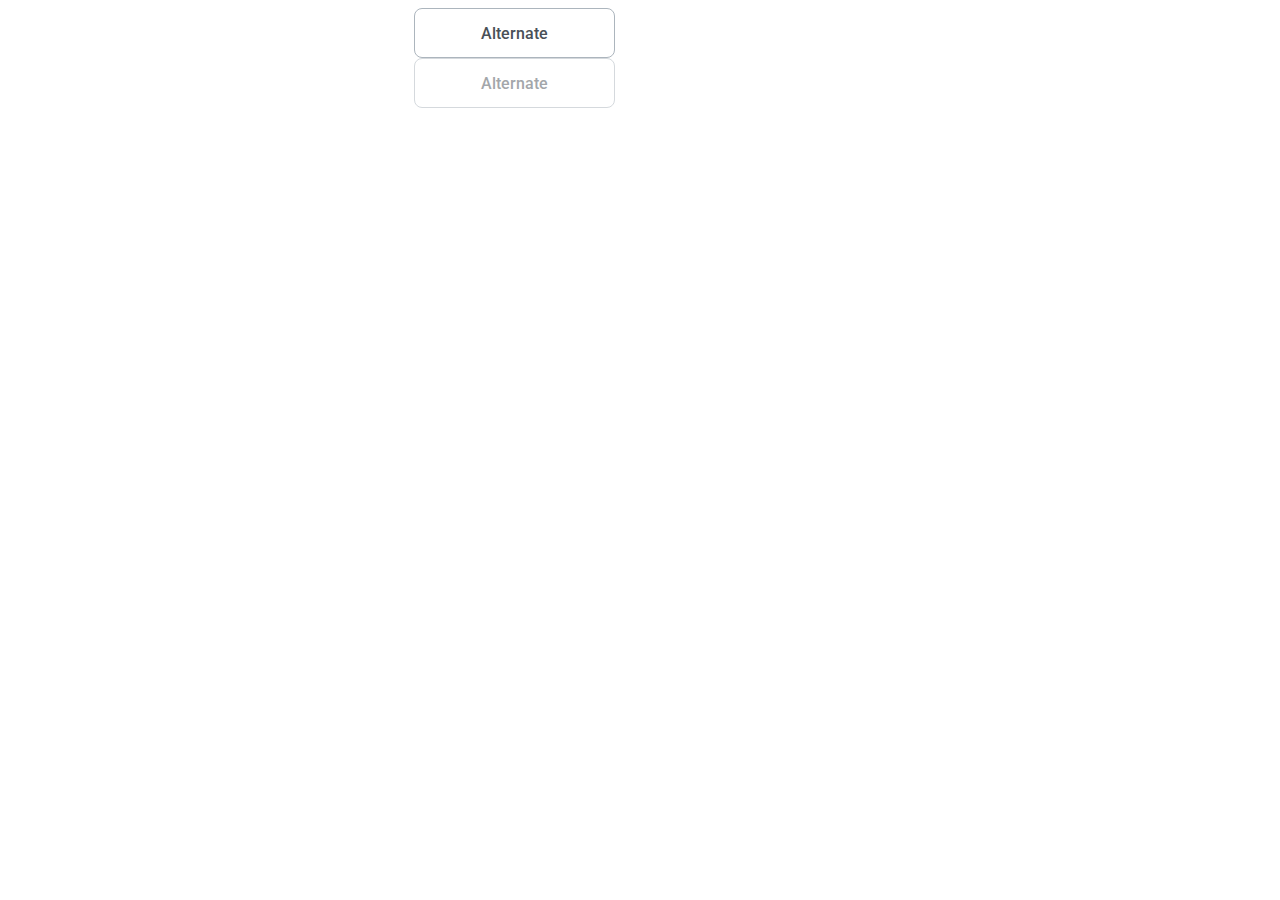
<file: 03-lection1/01-button/index.html>
<!DOCTYPE html>
<!-- Страница с кнопкой -->
<html lang="ru">
    <head>
        <title>1. Button</title>
        <link rel="stylesheet" href="../../assets/css/main.css">
        <link rel="stylesheet" href="./button.css">
    </head>
    <body>
        <main>
            <section>
                <button class="btn btn_primary">Primary</button>
                <button class="btn btn_secondary">Secondary</button>
                <button class="btn btn_alternate">Alternate</button>
            </section>
            <section>
                <button class="btn btn_primary" disabled>Primary</button>
                <button class="btn btn_secondary" disabled>Secondary</button>
                <button class="btn btn_alternate" disabled>Alternate</button>
            </section>
        </main>
    </body>
</html>
</file>
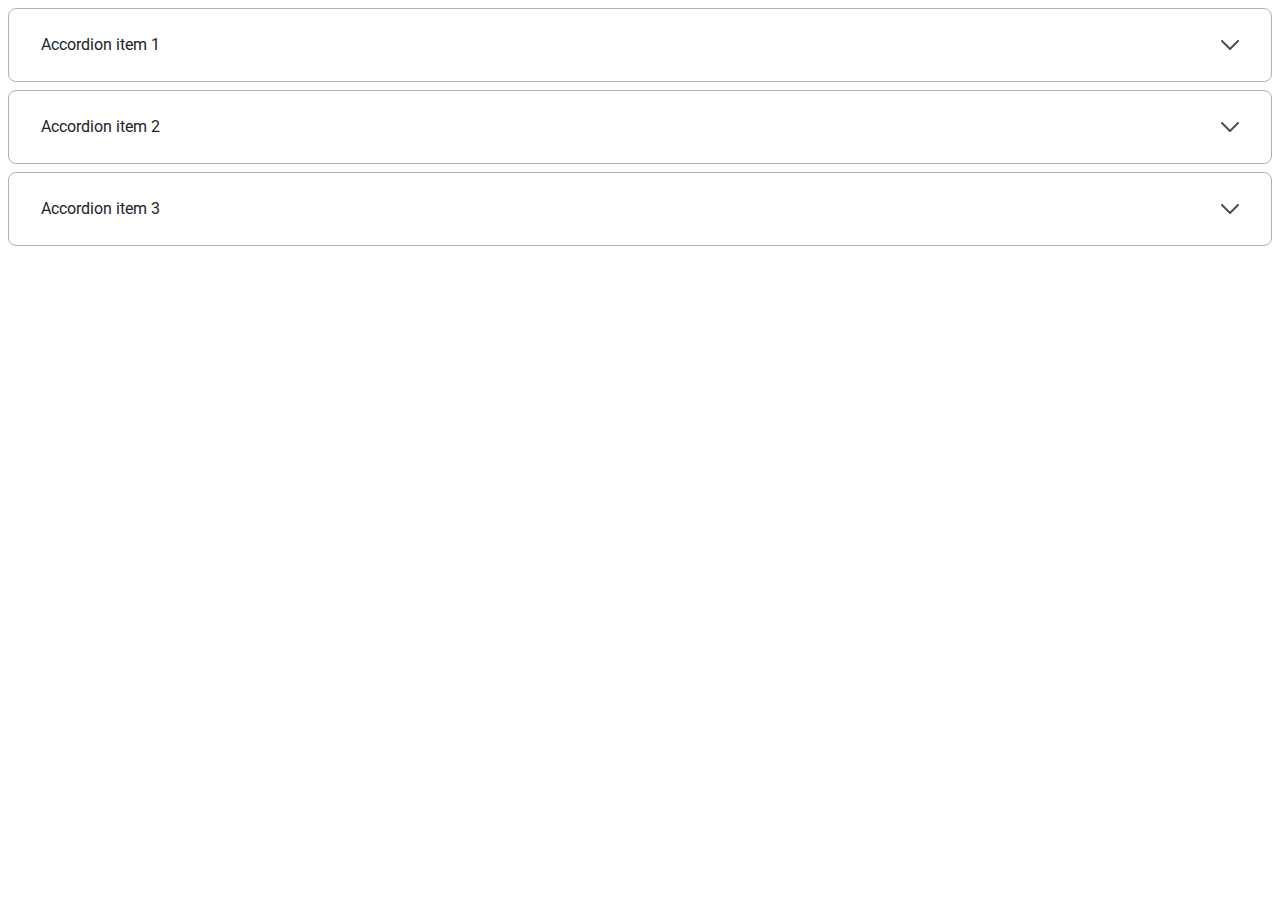
<file: 03-lection1/02-accordion/index.html>
<!DOCTYPE html>
<!-- Страница с аккордеоном -->
<html lang="ru">
    <head>
        <title>2. Accordion</title>
        <link rel="stylesheet" href="../../assets/css/main.css">
        <link rel="stylesheet" href="./accordion.css">
    </head>
    <body>
        <details class="accordion__item">
            <summary class="accordion__header">
                <span class="accordion__title">Accordion item 1</span>
                <span class="accordion__icon"></span>
            </summary>
            <div class="accordion__content">
                Amet minim mollit non deserunt ullamco est sit aliqua dolor do amet sint. Velit officia consequat duis enim velit mollit. Exercitation veniam consequat sunt nostrud amet.
            </div>
        </details>
        <details class="accordion__item">
            <summary class="accordion__header">
                <span class="accordion__title">Accordion item 2</span>
                <span class="accordion__icon"></span>
            </summary>
            <div class="accordion__content">
                Amet minim mollit non deserunt ullamco est sit aliqua dolor do amet sint. Velit officia consequat duis enim velit mollit. Exercitation veniam consequat sunt nostrud amet.
            </div>
        </details>
        <details class="accordion__item">
            <summary class="accordion__header">
                <span class="accordion__title">Accordion item 3</span>
                <span class="accordion__icon"></span>
            </summary>
            <div class="accordion__content">
                Amet minim mollit non deserunt ullamco est sit aliqua dolor do amet sint. Velit officia consequat duis enim velit mollit. Exercitation veniam consequat sunt nostrud amet.
            </div>
        </details>
    </body>
</html>
</file>
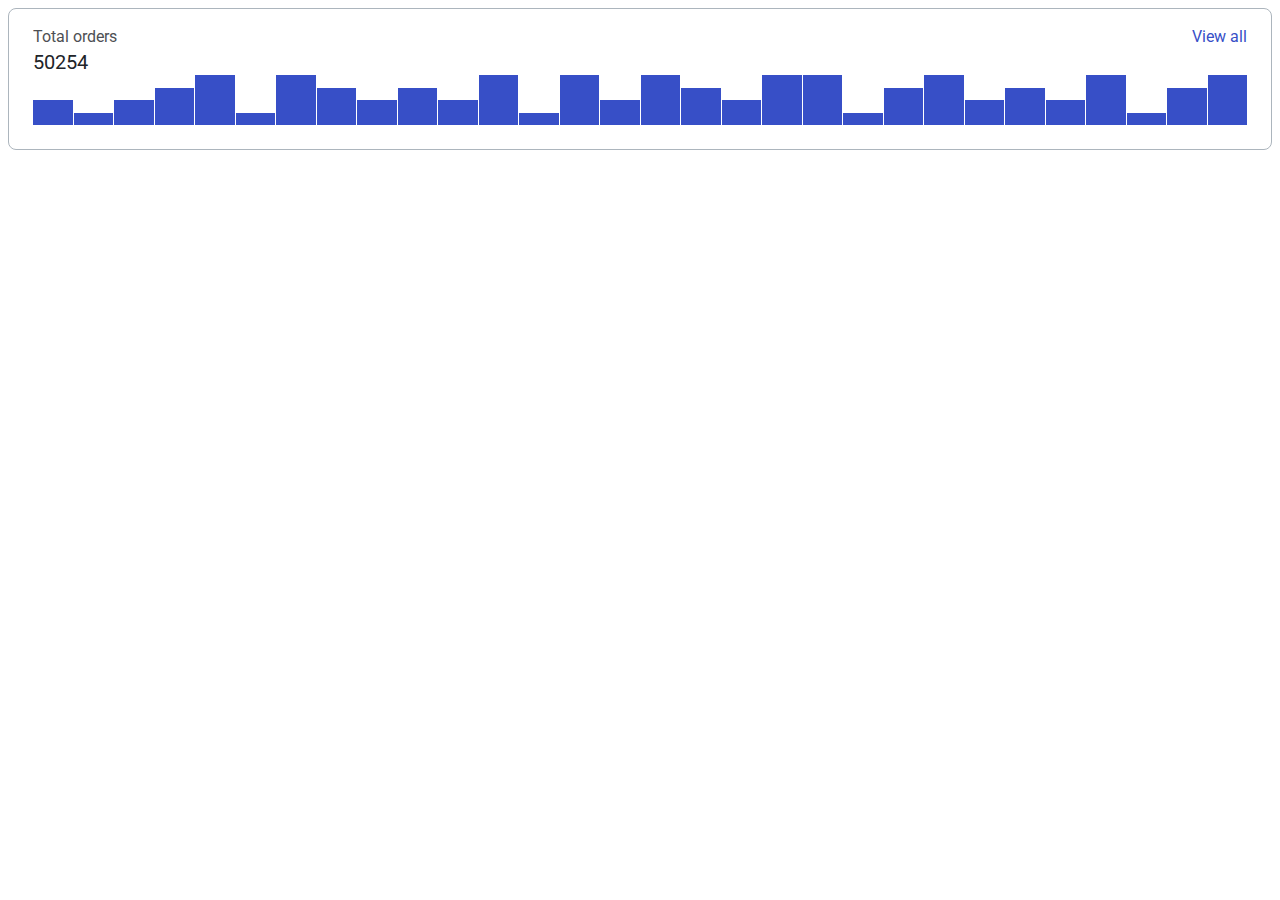
<file: 04-lection2/01-histogram/index.html>
<!DOCTYPE html>
<!-- Страница с гистограммой -->
<html lang="ru">
    <head>
        <link rel="stylesheet" href="../../assets/css/main.css">
        <link rel="stylesheet" href="./histogram.css">
        <title>Histogram</title>
    </head>
    <body>
        <div class="histogram__container">
            <div class="histogram__header">
                <div>
                    <div class="histogram__title">Total orders</div>
                    <div class="histogram__count">50254</div>
                </div>
                <div class="histogram__link">View all</div>
            </div>

            <div class="histogram__chart">
                <div class="histogram__chart-item histogram__chart-item_small"></div>
                <div class="histogram__chart-item histogram__chart-item_tiny"></div>
                <div class="histogram__chart-item histogram__chart-item_small"></div>
                <div class="histogram__chart-item histogram__chart-item_medium"></div>
                <div class="histogram__chart-item histogram__chart-item_large"></div>
                <div class="histogram__chart-item histogram__chart-item_tiny"></div>
                <div class="histogram__chart-item histogram__chart-item_large"></div>
                <div class="histogram__chart-item histogram__chart-item_medium"></div>
                <div class="histogram__chart-item histogram__chart-item_small"></div>
                <div class="histogram__chart-item histogram__chart-item_medium"></div>
                <div class="histogram__chart-item histogram__chart-item_small"></div>
                <div class="histogram__chart-item histogram__chart-item_large"></div>
                <div class="histogram__chart-item histogram__chart-item_tiny"></div>
                <div class="histogram__chart-item histogram__chart-item_large"></div>
                <div class="histogram__chart-item histogram__chart-item_small"></div>
                <div class="histogram__chart-item histogram__chart-item_large"></div>
                <div class="histogram__chart-item histogram__chart-item_medium"></div>
                <div class="histogram__chart-item histogram__chart-item_small"></div>
                <div class="histogram__chart-item histogram__chart-item_large"></div>
                <div class="histogram__chart-item histogram__chart-item_large"></div>
                <div class="histogram__chart-item histogram__chart-item_tiny"></div>
                <div class="histogram__chart-item histogram__chart-item_medium"></div>
                <div class="histogram__chart-item histogram__chart-item_large"></div>
                <div class="histogram__chart-item histogram__chart-item_small"></div>
                <div class="histogram__chart-item histogram__chart-item_medium"></div>
                <div class="histogram__chart-item histogram__chart-item_small"></div>
                <div class="histogram__chart-item histogram__chart-item_large"></div>
                <div class="histogram__chart-item histogram__chart-item_tiny"></div>
                <div class="histogram__chart-item histogram__chart-item_medium"></div>
                <div class="histogram__chart-item histogram__chart-item_large"></div>
            </div>
        </div>
    </body>
</html>
</file>
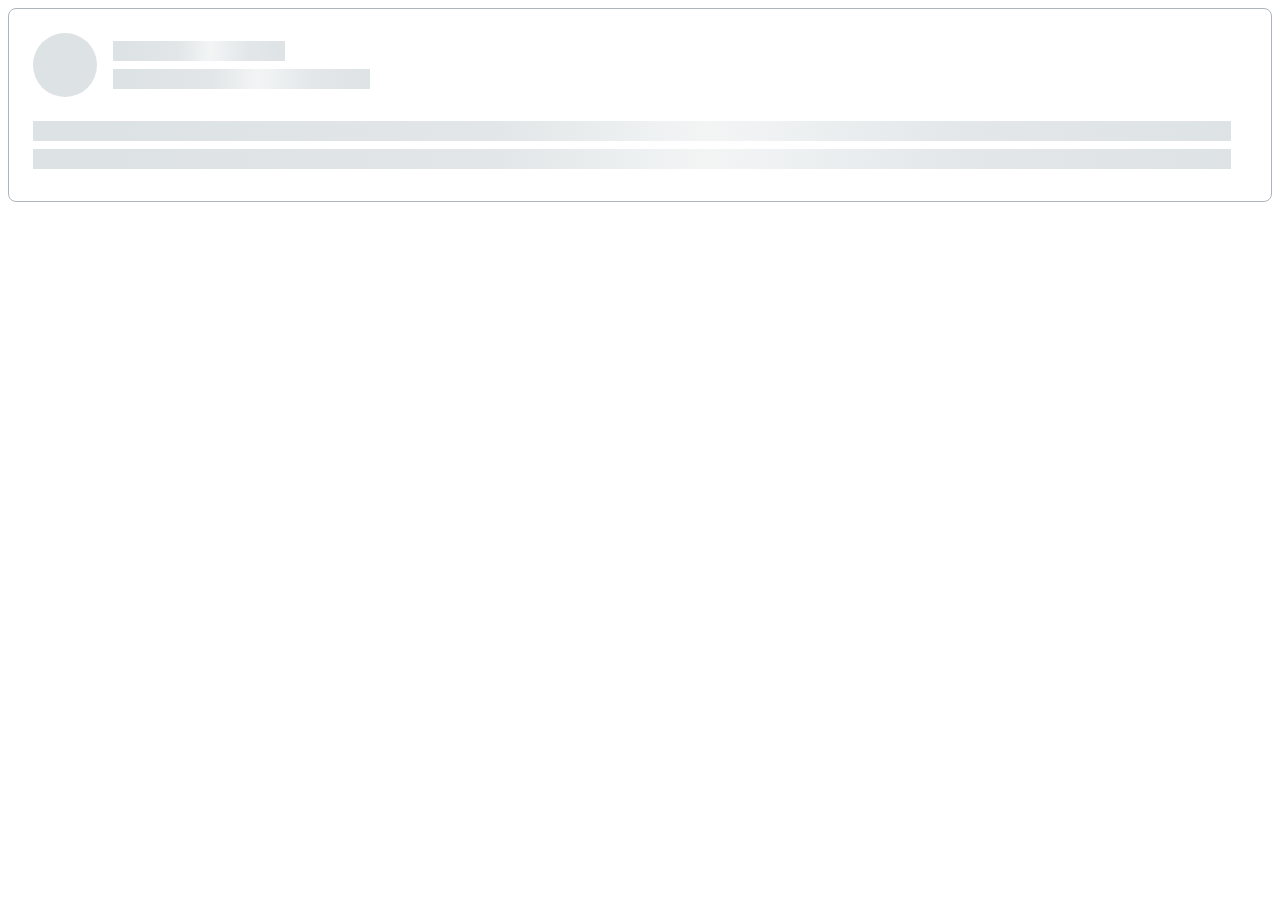
<file: 04-lection2/02-skeleton/index.html>
<!DOCTYPE html>
<!-- Страница со скелетоном -->
<html lang="ru">
    <head>
        <link rel="stylesheet" href="../../assets/css/main.css">
        <link rel="stylesheet" href="./skeleton.css">
        <title>Skeleton</title>
    </head>
    <body>
        <div class="skeleton">
            <div class="skeleton__profile">
                <div class="skeleton__avatar"></div>
                <div class="skeleton__profile-info">
                    <div class="skeleton__name"></div>
                    <div class="skeleton__status"></div>
                </div>
            </div>
            <div class="skeleton__data">
                <div class="skeleton__row"></div>
                <div class="skeleton__row"></div>
            </div>
        </div>
    </body>
</html>
</file>
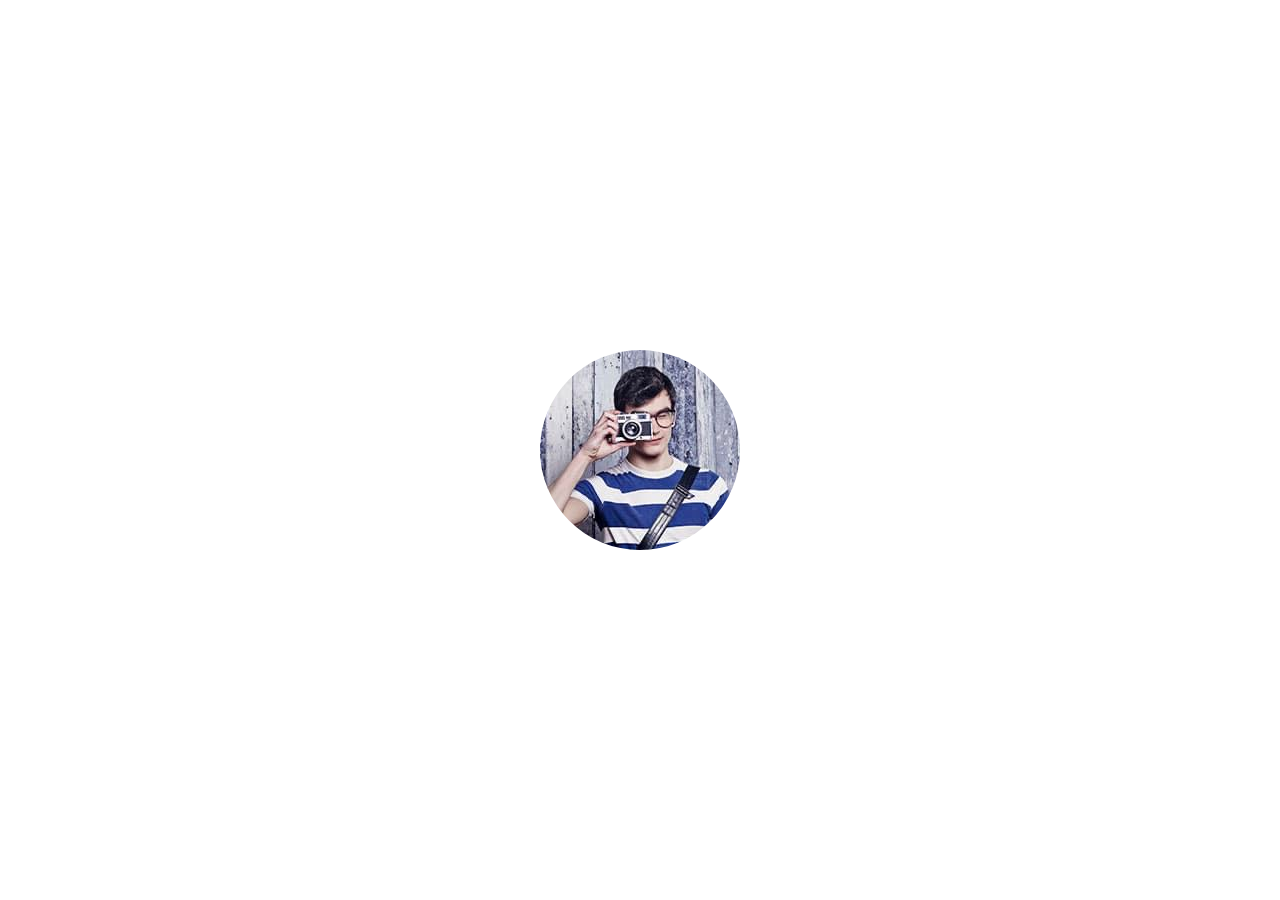
<file: 06-lection4/01-avatar/index.html>
<!DOCTYPE html>
<!-- Страница с аватаром -->
<html lang="ru">
    <head>
        <link rel="stylesheet" href="../../assets/css/main.css">
        <link rel="stylesheet" href="./avatar.css">
        <link rel="stylesheet" href="./index.css">
        <title>Avatar</title>
    </head>
    <body>
        <div class="avatar">
            <img class="avatar__image" src="./public/avatar-200.jpg">
        </div>
    </body>
</html>
</file>
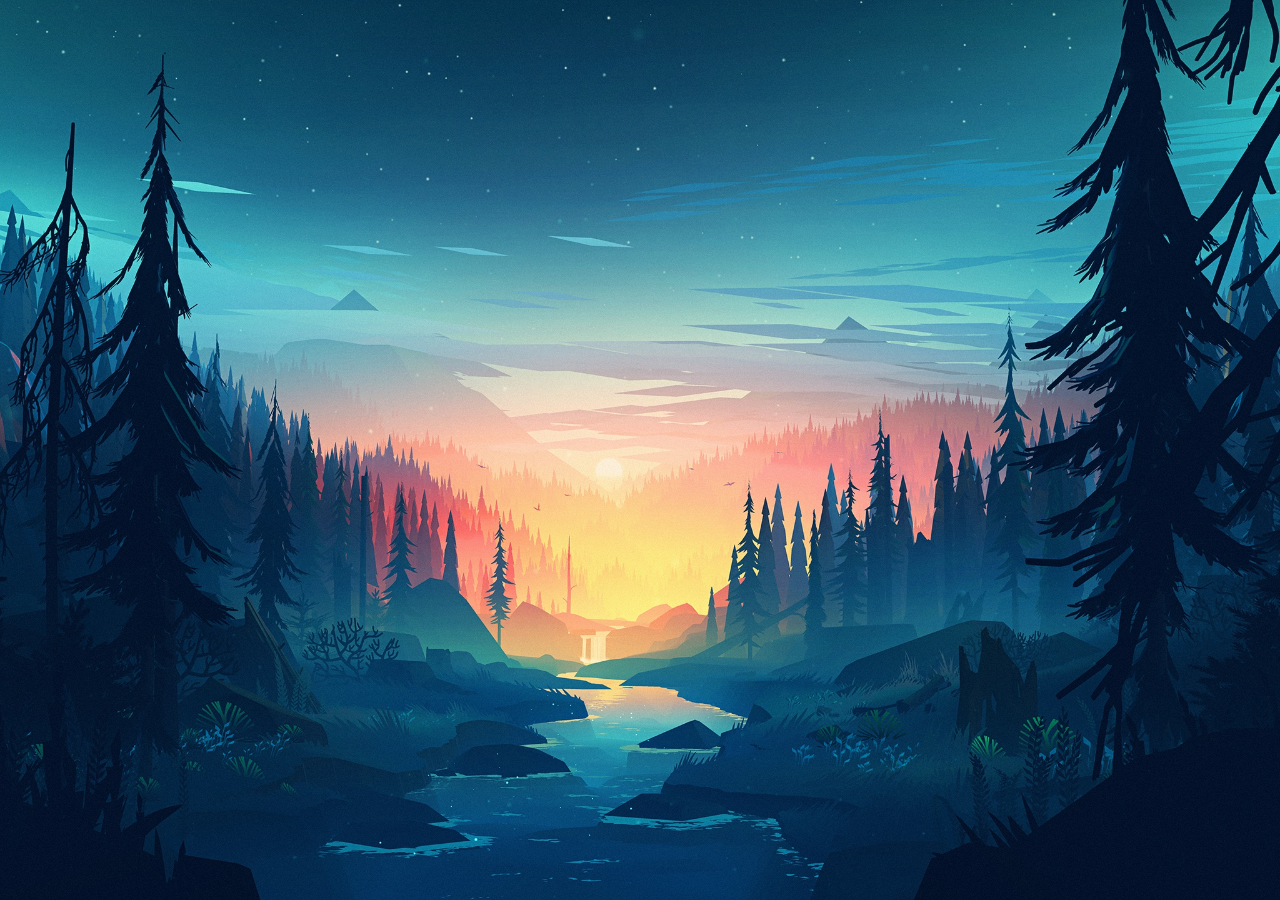
<file: 06-lection4/02-background-image/index.html>
<!DOCTYPE html>
<html lang="ru">
    <head>
        <link rel="stylesheet" href="../../assets/css/main.css">
        <link rel="stylesheet" href="./background-image.css">
        <link rel="stylesheet" href="./index.css">
        <title>Background</title>
    </head>
    <body>
        <div class="background"></div>
    </body>
</html>
</file>
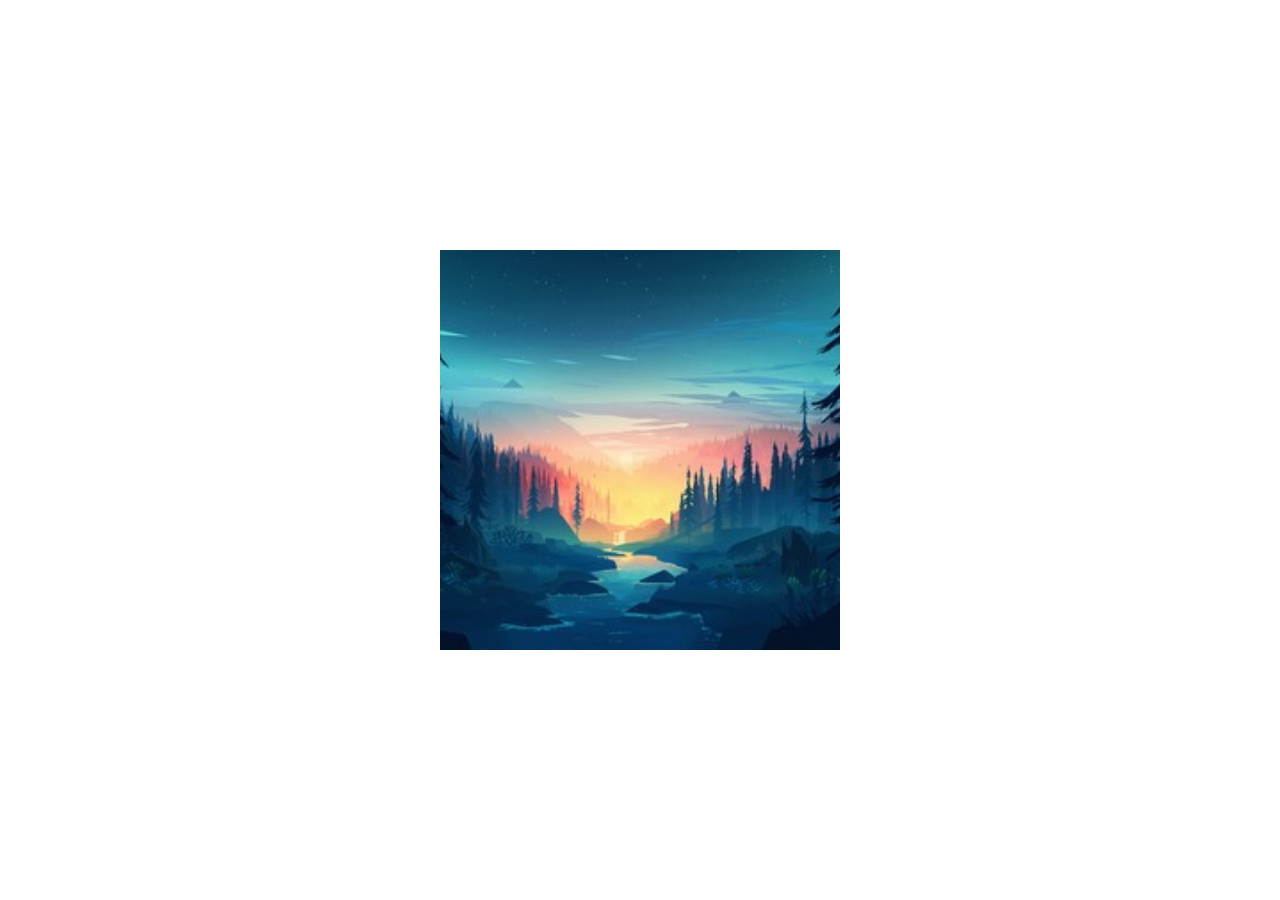
<file: 06-lection4/03-srcset/index.html>
<!DOCTYPE html>
<html lang="ru">
    <head>
        <link rel="stylesheet" href="../../assets/css/main.css">
        <link rel="stylesheet" href="./srcset.css">
        <link rel="stylesheet" href="./index.css">
    </head>
    <body>
        <div class="block">
            <img class="block__image" src="./public/forest_400.jpg" srcset="./public/forest_400.jpg 1x, ./public/forest_768.jpg 2x">
        </div>
    </body>
</html>
</file>
<file: assets/css/main.css>
@import '../fonts/fonts.css';

:root {
    --white: #ffffff;
    --black: #212429;
    --pink: #F784AD;
    --purple: #7048E8;
    --blue: #374FC7;
    --red: #F03D3E;
    --grey-1: #F8F9FA;
    --grey-2: #DDE2E5;
    --grey-3: #ACB5BD;
    --grey-4: #495057;

    --error: var(--red);
    --success: var(--blue);

    --primary: var(--blue);
    --secondary: var(--purple);
}

* {
    font-family: 'Roboto', sans-serif;
}
</file>
<file: 03-lection1/01-button/button.css>
/* Стилизация кнопки */
.btn {
    padding: 15px 66px 14px 66px;
    border-radius: 8px;
    font-family: 'Roboto', sans-serif;
    font-size: 16px;
    font-style: normal;
    font-weight: 500;
    line-height: normal;
    border: none;
}

/* Primary */
.btn_primary {
    color: var(--white);
    background: var(--blue-1);
}

.btn_primary:hover {
    background: var(--blue-2);
}

.btn_primary:disabled {
    opacity: 0.5;
    pointer-events: none;
}

/* Secondary */
.btn_secondary {
    color: var(--white);
    background: var(--purple-1);
}

.btn_secondary:hover {
    background: var(--purple-2);
}

.btn_secondary:disabled {
    pointer-events: none;
    opacity: 0.5;
}

/* Alternate */
.btn_alternate {
    background: var(--white);
    color: var(--grey-4);
    border: solid 1px var(--grey-3);
}

.btn_alternate:hover {
    color: var(--grey-4);
    border-color: var(--black);
}

.btn_alternate:disabled {
    opacity: 0.5;
    pointer-events: none;
}
</file>
<file: 03-lection1/02-accordion/accordion.css>
/* Стилизация аккордеона */

.accordion__item {
    display: block;
    margin-bottom: 8px;
    border: 1px solid var(--grey-3);
    border-radius: 8px;
    font-family: Inter, sans-serif;
    font-size: 16px;
    font-style: normal;
    font-weight: 400;
    line-height: 24px;
}

.accordion__item:last-child {
    margin-bottom: 0;
}

.accordion__header {
    padding: 0 32px 0 32px;
    display: flex;
    align-items: center;
    justify-content: space-around;
    list-style: none;
    height: 72px;
}

.accordion__item[open] .accordion__icon {
    transform: rotate(0.5turn);
}

.accordion__title {
    flex-grow: 1;
    color: var(--black);
}

.accordion__icon {
    background: url("[data-uri]") no-repeat center;
    width: 18px;
    height: 10px;
}

.accordion__content {
    padding: 0 49px 32px 32px;
    color: var(--grey-4);
}
</file>
<file: 04-lection2/01-histogram/histogram.css>
.histogram__container {
    padding: 16px 24px 24px 24px;
    display: flex;
    flex-direction: column;
    box-sizing: border-box;
    border: 1px solid var(--grey-3);
    border-radius: 8px;
    /* Typography */
    color: var(--black);
    font-size: 16px;
    font-family: Inter, sans-serif;
    font-style: normal;
    font-weight: 400;
    line-height: 24px;
}

.histogram__header {
    flex-grow: 1;
    display: flex;
    flex-direction: row;
    justify-content: space-between;
}

.histogram__title {
    opacity: 0.8;
}

.histogram__count {
    font-size: 20px;
    line-height: 26px;
}

.histogram__link {
    color: var(--blue);
}

.histogram__chart {
    display: flex;
    flex-direction: row;
    justify-content: space-between;
    align-items: flex-end;
    gap: 1px;
    height: 50px;
}

.histogram__chart-item {
    background-color: var(--blue);
    flex-grow: 1;
}

.histogram__chart-item_tiny {
    height: 25%;
}

.histogram__chart-item_small {
    height: 50%;
}

.histogram__chart-item_medium {
    height: 75%;
}

.histogram__chart-item_large {
    height: 100%;
}
</file>
<file: 04-lection2/02-skeleton/skeleton.css>
.skeleton {
    display: flex;
    flex-direction: column;
    border: 1px solid var(--grey-3);
    border-radius: 8px;
}

.skeleton__profile {
    padding-top: 24px;
    padding-left: 24px;
    display: flex;
    flex-direction: row;
    gap: 16px;
}

.skeleton__profile-info {
    display: flex;
    flex-direction: column;
    justify-content: center;
}

.skeleton__avatar {
    width: 64px;
    height: 64px;
    background-color: var(--grey-2);
    border-radius: 50%;
}

.skeleton__name {
    width: 172px;
    height: 20px;
    background: linear-gradient(93deg, #DDE2E5 6.44%, #E2E6E8 38.47%, #F3F5F5 56.48%, #E3E7EA 77.5%, #DDE2E5 102.52%);
    margin-bottom: 8px;
}

.skeleton__status {
    width: 257px;
    height: 20px;
    background: linear-gradient(93deg, #DDE2E5 6.44%, #E2E6E8 38.47%, #F3F5F5 56.48%, #E3E7EA 77.5%, #DDE2E5 102.52%);
}

.skeleton__data {
    padding: 24px 40px 32px 24px;
}

.skeleton__row {
    flex-grow: 1;
    height: 20px;
    background: linear-gradient(93deg, #DDE2E5 6.44%, #E2E6E8 38.47%, #F3F5F5 56.48%, #E3E7EA 77.5%, #DDE2E5 102.52%);
}

.skeleton__row:first-child {
    margin-bottom: 8px;
}
</file>
<file: 06-lection4/01-avatar/avatar.css>
.avatar {
    width: 200px;
    height: 200px;
    border-radius: 50%;
    overflow: hidden;
}

.avatar__image {
    width: 100%;
    height: 100%;
    object-fit: cover;
}
</file>
<file: 06-lection4/01-avatar/index.css>
html {
    margin: 0;
    height: 100%;
}

body {
    margin: 0;
    height: 100%;
    display: flex;
    justify-content: center;
    align-items: center;
}
</file>
<file: 06-lection4/02-background-image/background-image.css>
.background {
    background-image: url('./public/forest_768.jpg');
    background-repeat: no-repeat;
    background-size: cover;
    height: 100%;
    background-position: center center;
}

@media screen and (min-width: 768px) {
    .background {
        background-image: url('./public/forest_1024.jpg');
    }
}

@media screen and (min-width: 1280px) {
    .background {
        background-image: url('./public/forest_2560.jpg');
    }
}
</file>
<file: 06-lection4/02-background-image/index.css>
html {
    margin: 0;
    height: 100%;
}

body {
    margin: 0;
    height: 100%;
}
</file>
<file: 06-lection4/03-srcset/srcset.css>
.block {
    width: 400px;
    height: 400px;
}

.block__image {
    width: 100%;
    height: 100%;
    object-fit: cover;
}
</file>
<file: 06-lection4/03-srcset/index.css>
html {
    margin: 0;
    height: 100%;
}

body {
    margin: 0;
    height: 100%;
    display: flex;
    justify-content: center;
    align-items: center;
}
</file>
